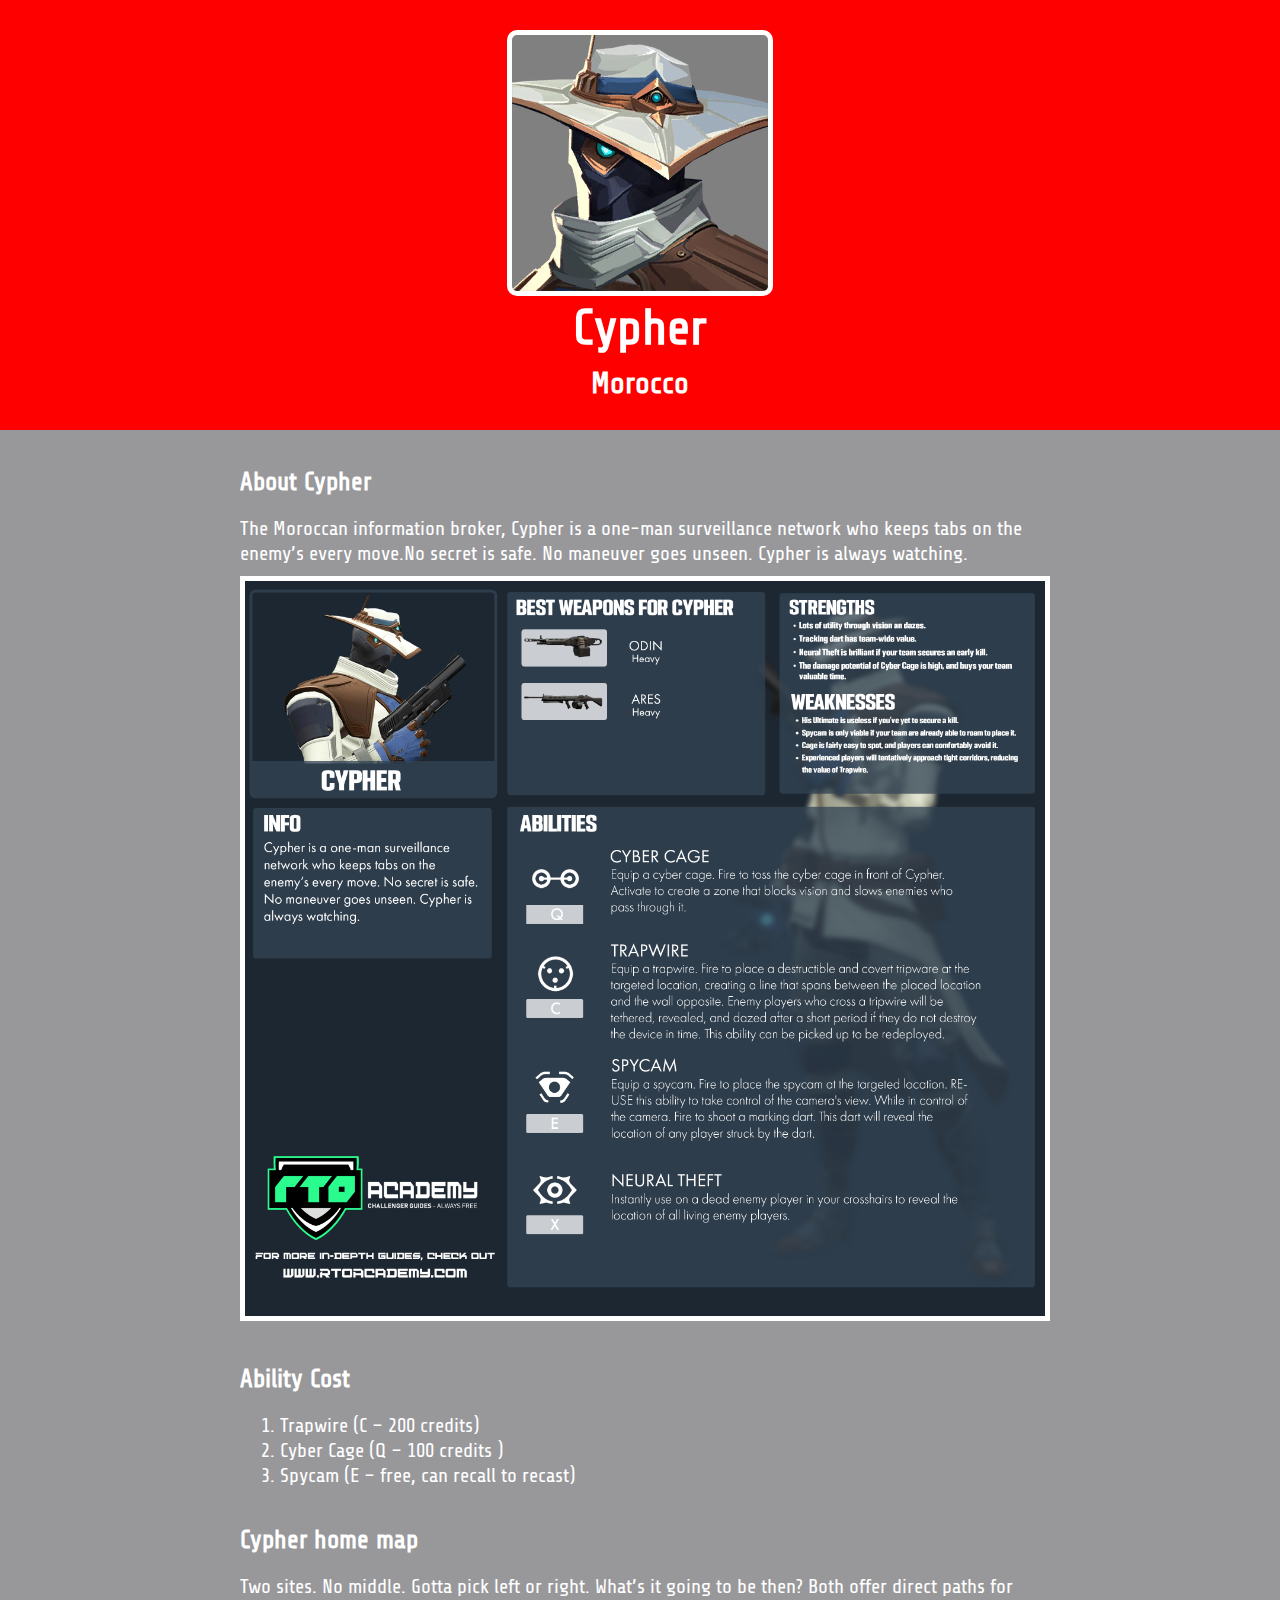
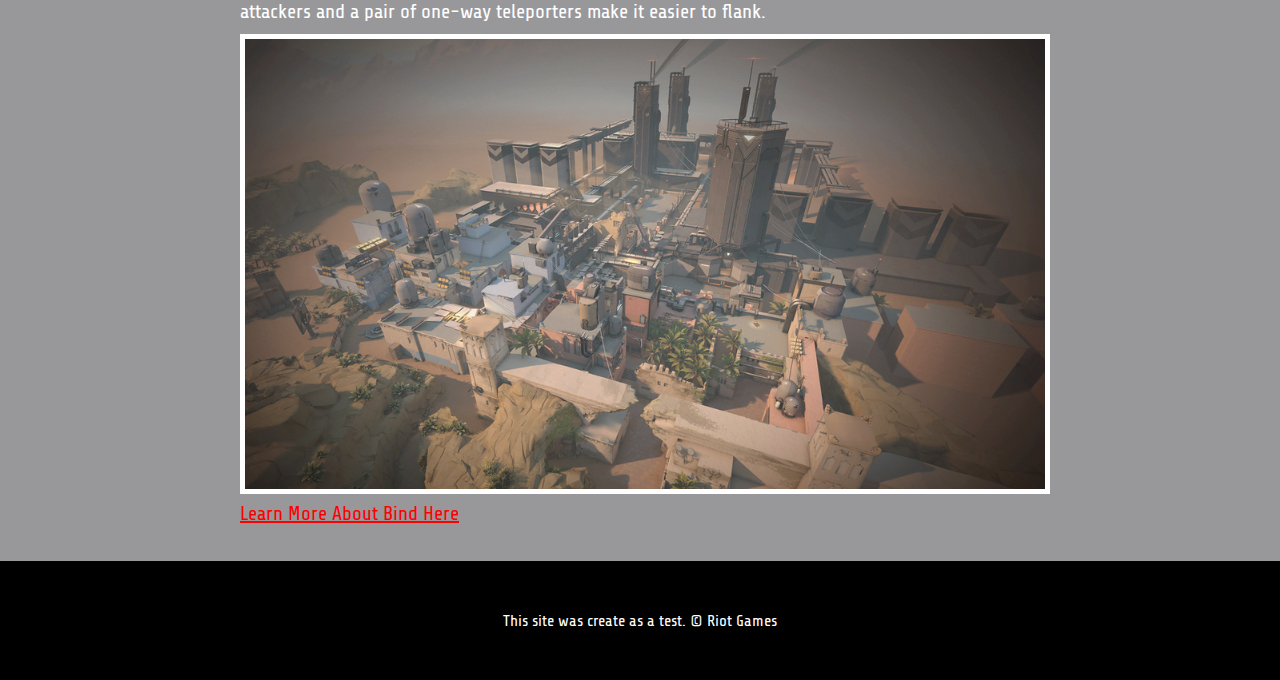
<file: index.html>
<!DOCTYPE html>
<html lang="en">
<head>
    <meta charset="UTF-8">
    <meta http-equiv="X-UA-Compatible" content="IE=edge">
    <meta name="viewport" content="width=device-width, initial-scale=1.0">
    <link rel="icon" href="img/valorant_icon.png">
    <link rel="stylesheet" href="css/hero.css">
    <link rel="preconnect" href="https://fonts.googleapis.com">
    <link rel="preconnect" href="https://fonts.gstatic.com" crossorigin>
    <link href="https://fonts.googleapis.com/css2?family=Share+Tech&display=swap" rel="stylesheet">
    <title>Cypher</title>
</head>
<body>
    <!--HEADER ELEMENT-->
    <header>
        <img src="img/Cypher_icon.png">
        <h1>Cypher</h1>
        <h2>Morocco</h2>
    </header>
    <!--MAIN ELEMENT-->
    <main>
    <h2>About Cypher</h2>
    <p>
        The Moroccan information broker, Cypher is a one-man surveillance network who keeps tabs on the enemy’s every move.No secret is safe. No maneuver goes unseen. Cypher is always watching.
    </p>
    <img src="img/cypher-guide-infographic.png">
    <h2>Ability Cost</h2>
    <ol>
        <li>Trapwire (C – 200 credits)</li>
        <li>Cyber Cage (Q – 100 credits )</li>
        <li>Spycam (E – free, can recall to recast)</li>
    </ol>
    <h2>Cypher home map</h2>
    <p>
        Two sites. No middle. Gotta pick left or right. What’s it going to be then? Both offer direct paths for attackers and a pair of one-way teleporters make it easier to flank.
    </p>
    <img src="img/Loading_Screen_Bind.png">
    <p class="link"><a href="https://valorant.fandom.com/wiki/Bind" target="blank">Learn More About Bind Here</a></p>
    </main>
    <footer>
        <p>This site was create as a test.
        &copy; Riot Games
        </p>
    </footer>
</body>
</html>
</file>
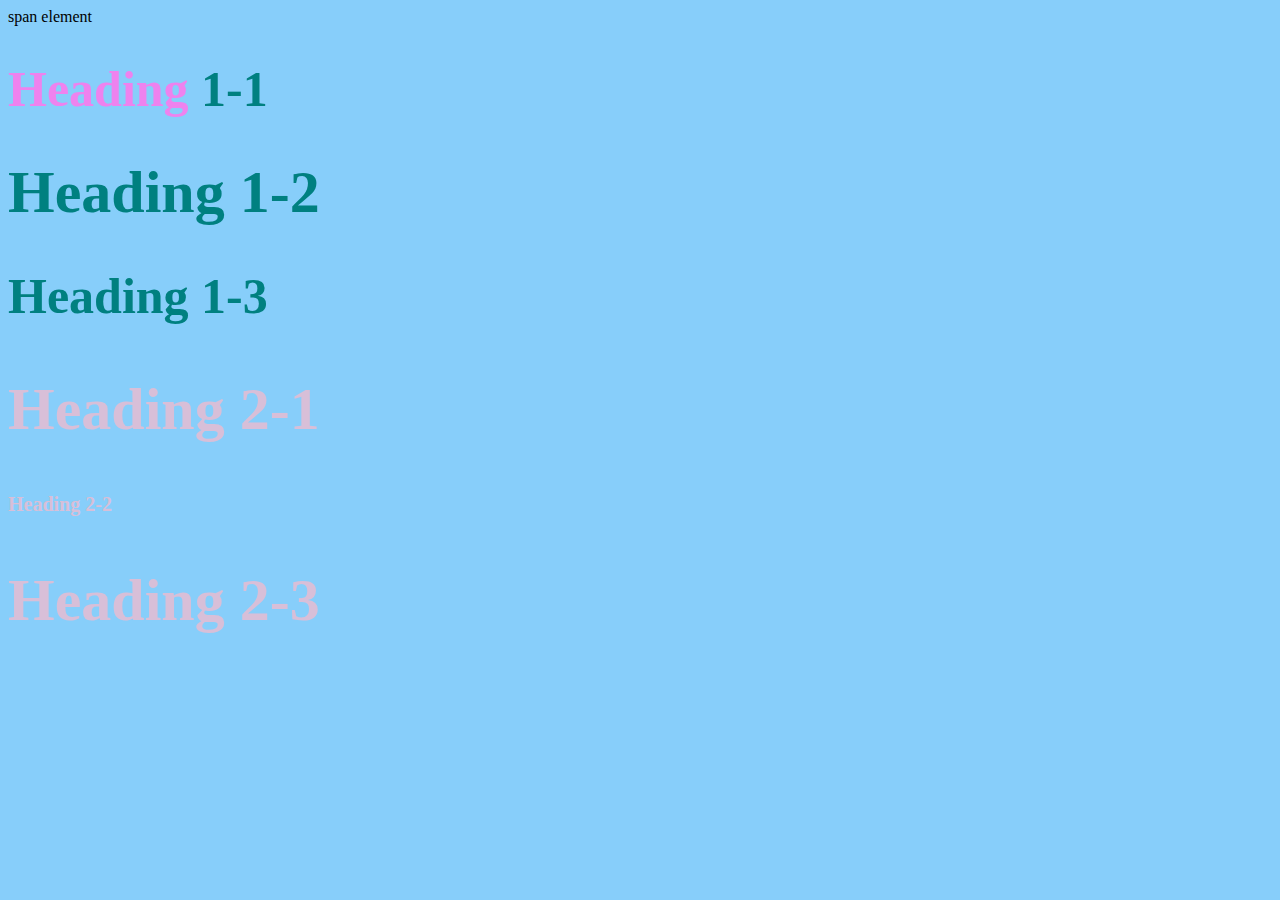
<file: style-test.html>
<!DOCTYPE html>
<html lang="en">
<head>
    <meta charset="UTF-8">
    <meta http-equiv="X-UA-Compatible" content="IE=edge">
    <meta name="viewport" content="width=device-width, initial-scale=1.0">
    <title>Document</title>
    <link rel="stylesheet" type="text/css" href="css/test.css">
</head>
<body>
    <span>span element</span>
    <h1 ><span>Heading</span> 1-1</h1>
    <h1 class="big">Heading 1-2</h1>
    <h1 >Heading 1-3</h1>
    <h2 class="big">Heading 2-1</h2>
    <h2 >Heading 2-2</h2>
    <h2 class="big">Heading 2-3</h2>
</body>
</html>
</file>
<file: css/hero.css>
body{
    background-color:#98989B;
    margin: 0;
    font-family: 'Share Tech', sans-serif;
}
header{
    background-color: red;
    text-align: center;
    padding: 30px;
}
header h1, h2{
    color: white;
}
header img{
    border-radius: 10px;
    border: 5px solid white;
}
img{
    background-color: grey;
}
header h1{
    font-size: 50px;
    padding-bottom: 5px;
    margin: 0;
}
header h2{
    font-size: 30px;
    padding-top: 5px;
    margin: 0;
}
main{
    max-width: 800px;
    margin: 0 auto;
    padding: 0 20px;
    line-height: 25px;
    color:white;
    font-size: 20px;
    padding-bottom: 25px;
}
main h2{
    font-size: 25px;
    margin-top: 40px;
}
main p{
    padding-bottom: 10px;
}
img{
    max-width: 100%;
    border: 5px solid white;
}
ol{
    font-size:20px;
}
a{
    color: red;
}
a:hover{
    color: white;
    background-color: red;
}
.link{
    align-self:center;
}
footer{
    background-color: black;
    padding: 50px;
    color:white;
    text-align: center;
}
p{
    margin: 0;
    margin-top: 1px;
}
</file>
<file: css/test.css>
body{
    background-color: lightskyblue;
}
h1{
    font-size: 50px;
    color: teal;
}
h2{
    color: tomato;
    font-size: 20px;
    color: thistle;
}
.big{
    font-size: 60px;
}
h1 span{
    color: violet;
}
</file>
